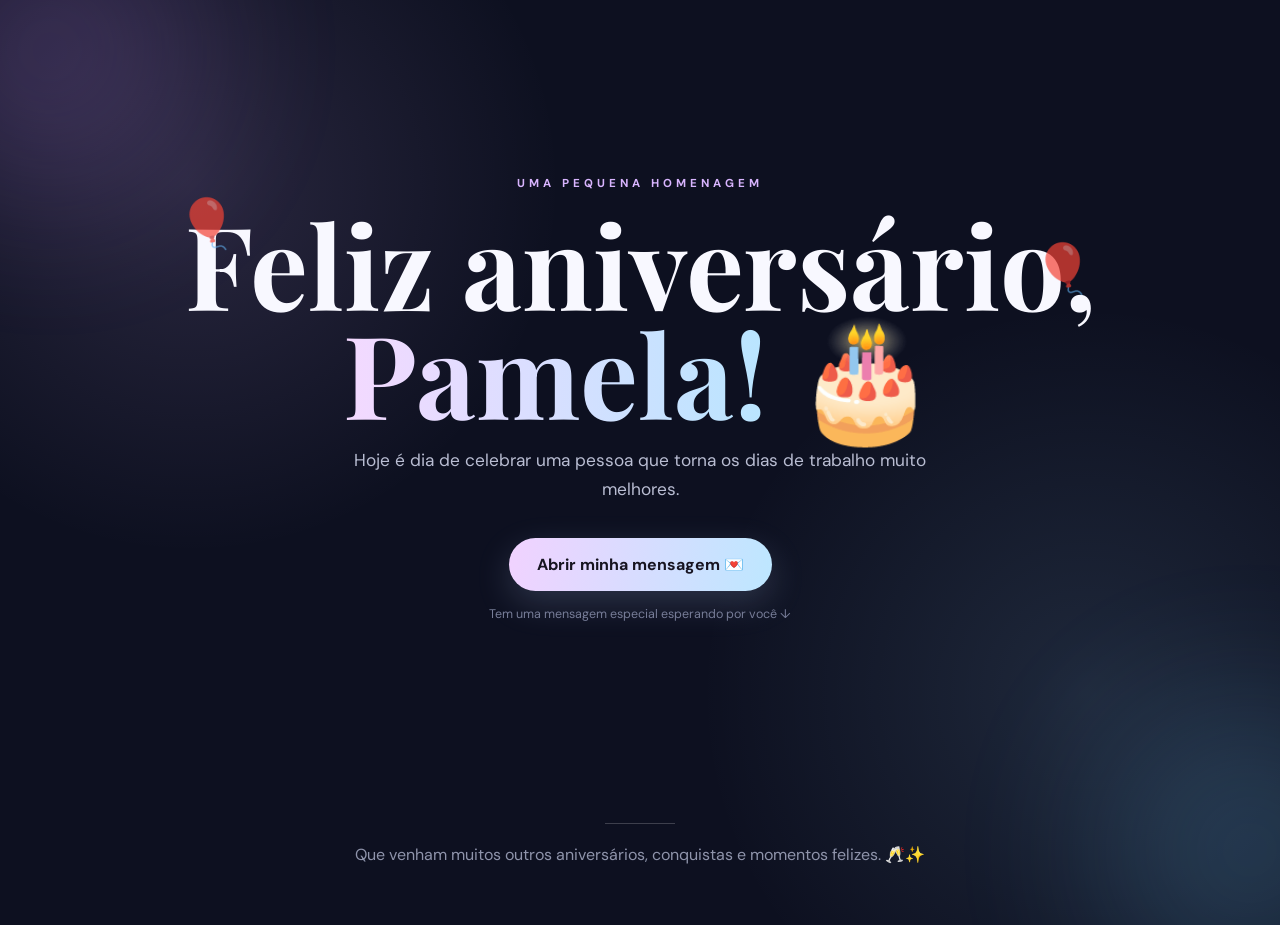
<file: index.html>
<!DOCTYPE html>
<html lang="pt-BR">
<head>
  <meta charset="UTF-8">
  <meta name="viewport" content="width=device-width, initial-scale=1.0">
  <title>Feliz Aniversário, Pamela! 🎂</title>
  <link rel="preconnect" href="https://fonts.googleapis.com">
  <link rel="preconnect" href="https://fonts.gstatic.com" crossorigin>
  <link href="https://fonts.googleapis.com/css2?family=DM+Sans:wght@400;500;700&family=Playfair+Display:wght@600;700&display=swap" rel="stylesheet">
  <link rel="stylesheet" href="style.css">
</head>
<body>
  <div class="glow glow-one"></div>
  <div class="glow glow-two"></div>

  <main>
    <section class="hero">
      <div class="balloon balloon-a">🎈</div>
      <div class="balloon balloon-b">🎈</div>

      <p class="eyebrow">UMA PEQUENA HOMENAGEM</p>
      <h1>Feliz aniversário,<br><span>Pamela!</span> 🎂</h1>
      <p class="subtitle">Hoje é dia de celebrar uma pessoa que torna os dias de trabalho muito melhores.</p>

      <button id="openMessage">Abrir minha mensagem 💌</button>
      <p class="hint">Tem uma mensagem especial esperando por você ↓</p>
    </section>

    <section id="message" class="message-card hidden">
      <div class="card-decoration">✦</div>
      <p class="small-title">PARA VOCÊ, PAMELA</p>
      <h2>Que seu novo ciclo seja incrível.</h2>

      <p>
        Hoje não é apenas mais um dia no calendário. É uma oportunidade de
        celebrar a pessoa que você é e tudo aquilo que ainda está por vir.
      </p>

      <p>
        Quero te desejar um aniversário cheio de momentos felizes, pessoas
        queridas por perto e muitos motivos para sorrir. Que essa nova fase
        traga conquistas, aprendizados, tranquilidade e, principalmente,
        coisas que façam seu coração ficar leve.
      </p>

      <p>
        Também queria aproveitar para dizer que é muito bom ter alguém como
        você por perto no trabalho. Sua parceria, sua disposição e o jeito
        como você contribui no dia a dia fazem diferença. Às vezes, a gente
        acaba se acostumando com a correria e esquece de reconhecer as
        pessoas que tornam tudo um pouco melhor — e você definitivamente é
        uma dessas pessoas.
      </p>

      <p>
        Espero que você continue sendo essa pessoa incrível, que nunca deixe
        de acreditar nos seus sonhos e que tenha coragem para correr atrás
        de tudo aquilo que deseja. Você merece viver coisas boas e colecionar
        muitas histórias das quais vai se lembrar com carinho.
      </p>

      <p class="final-message">
        Que a vida seja generosa com você, que seus planos deem certo e que
        nunca faltem motivos para comemorar. <strong>Feliz aniversário, Pamela!</strong>
        Que esse seja apenas o começo de um ciclo maravilhoso. ✨
      </p>

      <div class="signature">Com carinho,<br><strong>um colega que admira muito você</strong> 💙</div>
    </section>

    <section class="wish">
      <div class="wish-line"></div>
      <p>Que venham muitos outros aniversários, conquistas e momentos felizes. 🥂✨</p>
    </section>
  </main>

  <div id="confetti"></div>
  <script src="script.js"></script>
</body>
</html>
</file>
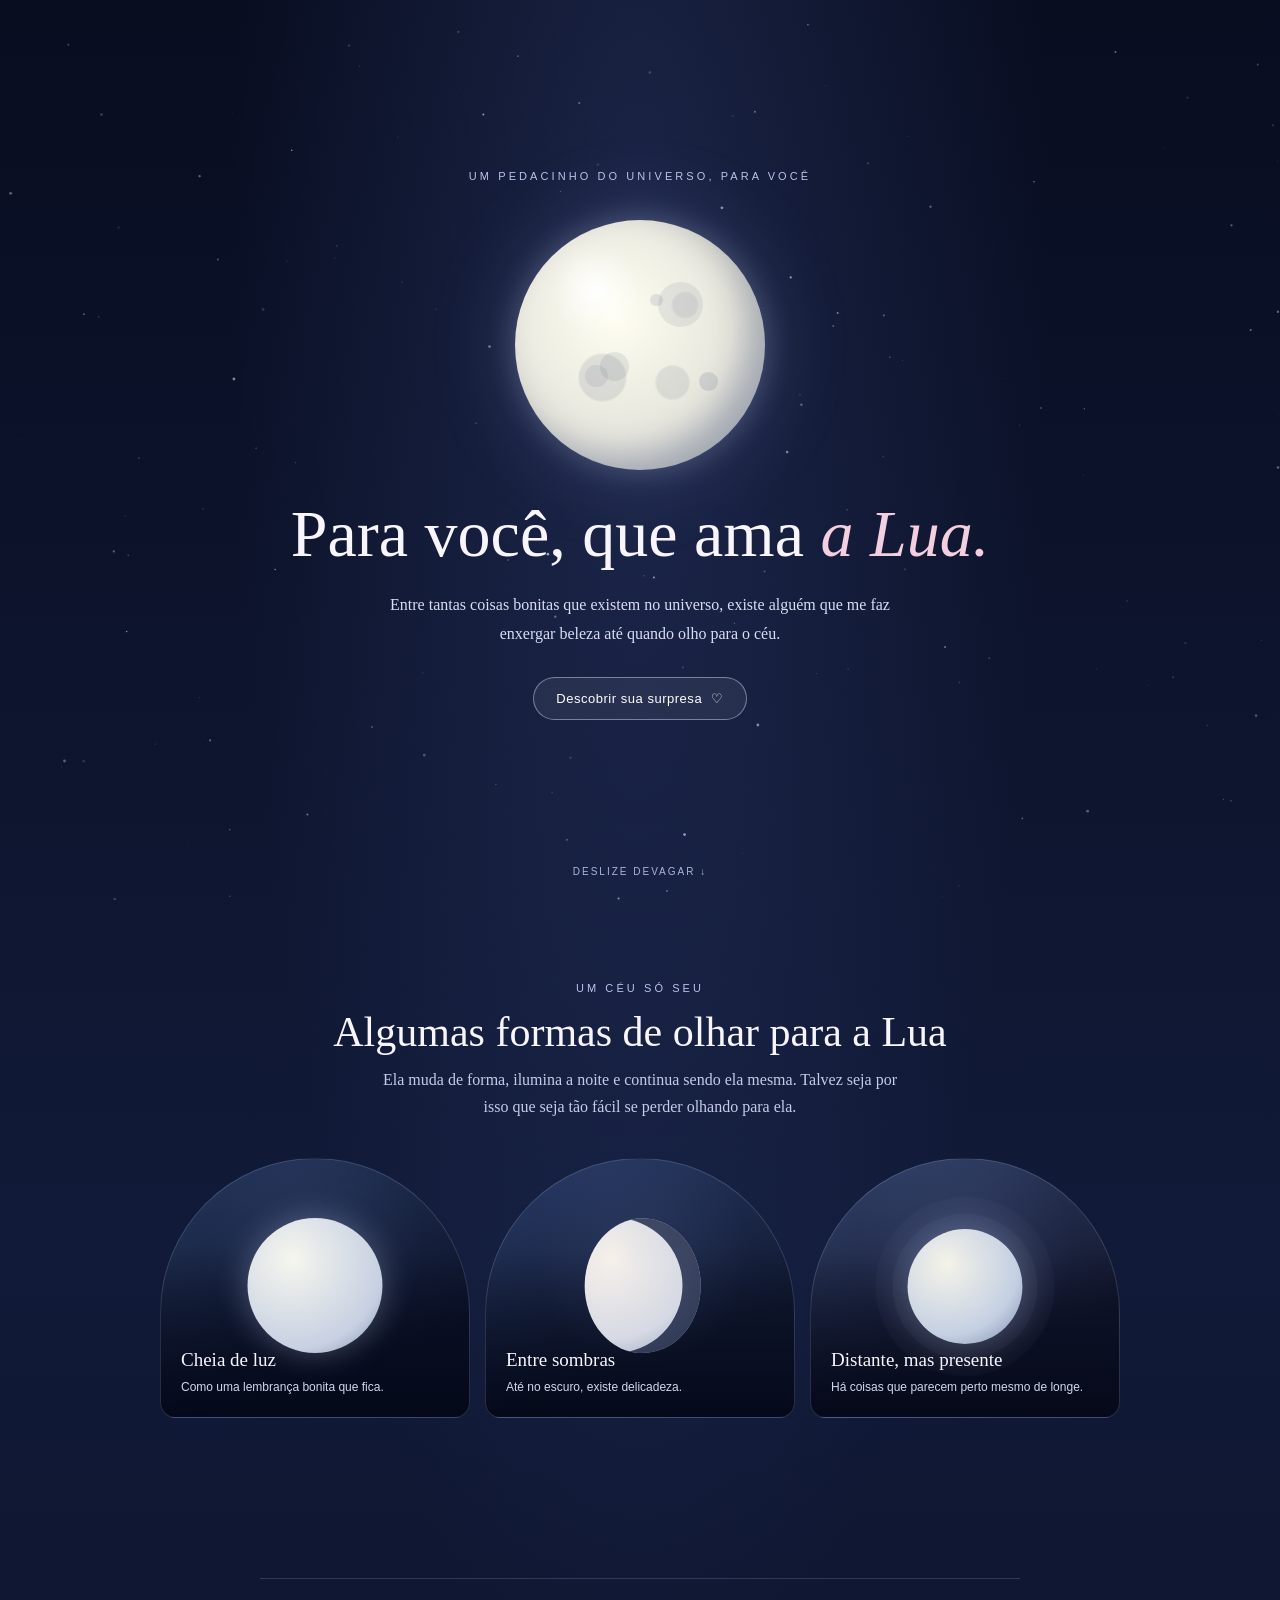
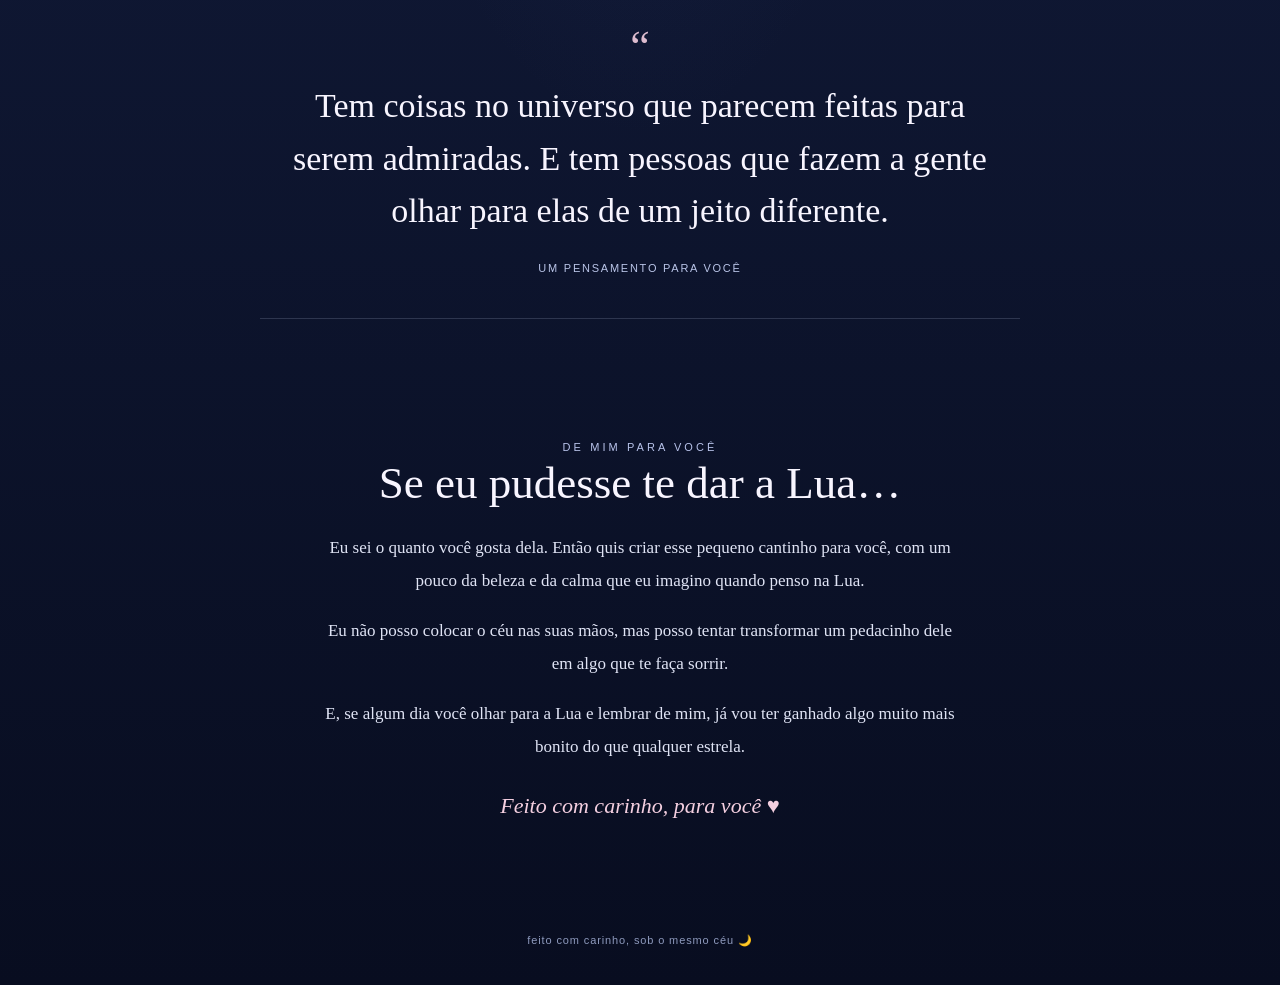
<file: para_voce_que_ama_a_lua.html>
<!DOCTYPE html>
<html lang="pt-BR">
<head>
  <meta charset="UTF-8">
  <meta name="viewport" content="width=device-width, initial-scale=1.0">
  <meta name="theme-color" content="#080d20">
  <title>Para você, que ama a Lua 🌙</title>
  <style>
    :root {
      --night: #080d20;
      --blue: #101b3b;
      --moon: #f4f0df;
      --silver: #cbd8ff;
      --pink: #f4cfe0;
      --text: #f8f5ff;
    }
    * { box-sizing: border-box; }
    html { scroll-behavior: smooth; }
    body {
      margin: 0;
      min-height: 100vh;
      color: var(--text);
      font-family: Georgia, "Times New Roman", serif;
      background:
        radial-gradient(ellipse at 50% 10%, rgba(64, 82, 145, .32), transparent 45%),
        linear-gradient(180deg, #080d20 0%, #111a38 48%, #080d20 100%);
      overflow-x: hidden;
    }
    #stars { position: fixed; inset: 0; width: 100%; height: 100%; pointer-events: none; z-index: 0; }
    .page { position: relative; z-index: 1; }
    .hero {
      min-height: 100svh;
      display: flex; flex-direction: column; align-items: center; justify-content: center;
      text-align: center; padding: 48px 22px 60px; position: relative; overflow: hidden;
    }
    .eyebrow {
      text-transform: uppercase; letter-spacing: .28em; font: 11px/1.6 Arial, sans-serif;
      color: #cbd6ff; opacity: .9;
    }
    .moon-wrap {
      width: clamp(150px, 34vw, 250px); aspect-ratio: 1; margin: 34px auto 28px;
      border-radius: 50%; position: relative;
      background:
        radial-gradient(circle at 32% 28%, rgba(255,255,255,.9), transparent 18%),
        radial-gradient(circle at 63% 65%, rgba(120,125,145,.16) 0 7%, transparent 8%),
        radial-gradient(circle at 35% 63%, rgba(120,125,145,.18) 0 10%, transparent 11%),
        radial-gradient(circle at 68% 34%, rgba(120,125,145,.14) 0 5%, transparent 6%),
        radial-gradient(circle at 40% 38%, #fffef1, #e7e6dd 55%, #b8c0d0 100%);
      box-shadow: 0 0 30px rgba(226,233,255,.22), 0 0 90px rgba(169,190,255,.2), inset -18px -14px 32px rgba(42,53,81,.28);
      animation: float 7s ease-in-out infinite;
    }
    .moon-wrap::before, .moon-wrap::after {
      content: ""; position: absolute; border-radius: 50%; background: rgba(115,123,146,.14);
    }
    .moon-wrap::before { width: 18%; height: 18%; top: 25%; left: 57%; box-shadow: -66px 62px 0 -8px rgba(115,123,146,.16), 28px 77px 0 -13px rgba(115,123,146,.22); }
    .moon-wrap::after { width: 9%; height: 9%; top: 58%; left: 28%; box-shadow: 60px -76px 0 -5px rgba(115,123,146,.18); }
    h1 { font-size: clamp(35px, 8vw, 66px); font-weight: normal; line-height: 1.08; max-width: 760px; margin: 0; }
    h1 em { color: var(--pink); font-weight: normal; }
    .subtitle { max-width: 510px; line-height: 1.8; color: #d9def4; font-size: 16px; margin: 22px auto 28px; }
    .button {
      display: inline-flex; align-items: center; justify-content: center; gap: 9px;
      border: 1px solid rgba(220,226,255,.45); border-radius: 999px; padding: 13px 22px;
      background: rgba(255,255,255,.07); color: #fff; text-decoration: none; cursor: pointer;
      font: 13px Arial, sans-serif; letter-spacing: .04em; transition: .25s ease;
      backdrop-filter: blur(8px);
    }
    .button:hover { transform: translateY(-2px); background: rgba(255,255,255,.13); }
    .scroll-note { position: absolute; bottom: 23px; color: #aab5d8; font: 10px Arial, sans-serif; letter-spacing: .2em; text-transform: uppercase; }
    .section { padding: 80px 20px; max-width: 1000px; margin: 0 auto; }
    .section-heading { text-align: center; margin-bottom: 38px; }
    .section-heading h2 { font-size: clamp(27px, 5vw, 42px); font-weight: normal; margin: 10px 0; }
    .section-heading p { color: #c4cce8; line-height: 1.7; max-width: 540px; margin: 0 auto; }
    .gallery { display: grid; grid-template-columns: repeat(3, minmax(0, 1fr)); gap: 15px; }
    .moon-card {
      min-height: 260px; border: 1px solid rgba(219,226,255,.16); border-radius: 180px 180px 18px 18px;
      overflow: hidden; position: relative; display: flex; align-items: flex-end; padding: 20px;
      background: linear-gradient(180deg, transparent 35%, rgba(4,8,24,.9) 100%), var(--card-bg);
      isolation: isolate; transition: transform .5s ease, border-color .5s ease;
    }
    .moon-card:hover { transform: translateY(-7px); border-color: rgba(226,231,255,.5); }
    .moon-card::before {
      content: ""; position: absolute; z-index: -1; width: 135px; aspect-ratio: 1; border-radius: 50%;
      top: 23%; left: 50%; transform: translateX(-50%);
      background: var(--orb, radial-gradient(circle at 35% 30%, #fffef0, #c8d1e2 70%, #7f8ba8));
      box-shadow: 0 0 32px rgba(211,222,255,.28);
    }
    .moon-card::after {
      content: ""; position: absolute; z-index: -1; inset: 0;
      background: radial-gradient(ellipse at 50% 35%, rgba(138,158,218,.1), transparent 50%);
    }
    .moon-card h3 { font-size: 19px; font-weight: normal; margin: 0 0 7px; }
    .moon-card p { font: 12px/1.6 Arial, sans-serif; color: #d2d9ef; margin: 0; }
    .card-2 { --card-bg: linear-gradient(160deg, #293b68, #10182f 70%); --orb: radial-gradient(circle at 30% 30%, #fff7eb, #d8dbe4 60%, #8492ae); }
    .card-2::before { clip-path: ellipse(43% 50% at 52% 50%); box-shadow: inset -25px 0 0 rgba(26,36,65,.85), 0 0 30px rgba(211,222,255,.2); }
    .card-3 { --card-bg: linear-gradient(160deg, #33436c, #11152b 70%); --orb: radial-gradient(circle at 35% 30%, #fefbea, #c6d1e3 65%, #7786a5); }
    .card-3::before { width: 115px; top: 27%; box-shadow: 0 0 0 15px rgba(189,207,255,.035), 0 0 0 32px rgba(189,207,255,.025), 0 0 38px rgba(211,222,255,.3); }
    .quote {
      max-width: 760px; margin: 0 auto; text-align: center; padding: 42px 25px;
      border-top: 1px solid rgba(215,223,255,.17); border-bottom: 1px solid rgba(215,223,255,.17);
    }
    .quote-mark { font-size: 44px; color: var(--pink); opacity: .9; }
    .quote p { font-size: clamp(22px, 4.8vw, 34px); line-height: 1.55; margin: 8px 0 20px; }
    .quote small { font: 11px Arial, sans-serif; color: #b9c4e7; letter-spacing: .16em; text-transform: uppercase; }
    .letter { max-width: 680px; margin: 0 auto; text-align: center; padding: 40px 24px 90px; }
    .letter h2 { font-weight: normal; font-size: clamp(29px, 6vw, 45px); margin: 0 0 22px; }
    .letter p { color: #e0e4f5; line-height: 1.95; font-size: 17px; }
    .signature { color: var(--pink); font-style: italic; font-size: 22px; margin-top: 30px; }
    footer { text-align: center; padding: 25px 20px 38px; color: #8e9abd; font: 11px Arial, sans-serif; letter-spacing: .08em; }
    .heart { color: var(--pink); display: inline-block; animation: heartbeat 1.8s ease-in-out infinite; }
    .fade-in { opacity: 0; transform: translateY(18px); transition: opacity .8s ease, transform .8s ease; }
    .fade-in.visible { opacity: 1; transform: translateY(0); }
    @keyframes float { 0%,100% { transform: translateY(0); } 50% { transform: translateY(-10px); } }
    @keyframes heartbeat { 0%,100% { transform: scale(1); } 50% { transform: scale(1.15); } }
    @media (max-width: 680px) {
      .gallery { grid-template-columns: 1fr; max-width: 360px; margin: 0 auto; }
      .moon-card { min-height: 300px; }
      .section { padding: 62px 20px; }
      .subtitle { font-size: 15px; }
    }
    @media (prefers-reduced-motion: reduce) {
      *, *::before, *::after { animation-duration: .01ms !important; transition-duration: .01ms !important; scroll-behavior: auto !important; }
    }
  </style>
</head>
<body>
  <canvas id="stars" aria-hidden="true"></canvas>
  <main class="page">
    <section class="hero">
      <div class="eyebrow">um pedacinho do universo, para você</div>
      <div class="moon-wrap" role="img" aria-label="Lua cheia brilhando no céu noturno"></div>
      <h1>Para você, que ama <em>a Lua.</em></h1>
      <p class="subtitle">Entre tantas coisas bonitas que existem no universo, existe alguém que me faz enxergar beleza até quando olho para o céu.</p>
      <a class="button" href="#dedicatoria">Descobrir sua surpresa <span aria-hidden="true">♡</span></a>
      <div class="scroll-note">deslize devagar ↓</div>
    </section>

    <section class="section fade-in">
      <div class="section-heading">
        <div class="eyebrow">um céu só seu</div>
        <h2>Algumas formas de olhar para a Lua</h2>
        <p>Ela muda de forma, ilumina a noite e continua sendo ela mesma. Talvez seja por isso que seja tão fácil se perder olhando para ela.</p>
      </div>
      <div class="gallery">
        <article class="moon-card card-1" style="--card-bg: linear-gradient(160deg, #26385f, #0b1127 75%);">
          <div><h3>Cheia de luz</h3><p>Como uma lembrança bonita que fica.</p></div>
        </article>
        <article class="moon-card card-2">
          <div><h3>Entre sombras</h3><p>Até no escuro, existe delicadeza.</p></div>
        </article>
        <article class="moon-card card-3">
          <div><h3>Distante, mas presente</h3><p>Há coisas que parecem perto mesmo de longe.</p></div>
        </article>
      </div>
    </section>

    <section class="section fade-in">
      <div class="quote">
        <div class="quote-mark">“</div>
        <p>Tem coisas no universo que parecem feitas para serem admiradas. E tem pessoas que fazem a gente olhar para elas de um jeito diferente.</p>
        <small>um pensamento para você</small>
      </div>
    </section>

    <section class="letter fade-in" id="dedicatoria">
      <div class="eyebrow">de mim para você</div>
      <h2>Se eu pudesse te dar a Lua…</h2>
      <p>Eu sei o quanto você gosta dela. Então quis criar esse pequeno cantinho para você, com um pouco da beleza e da calma que eu imagino quando penso na Lua.</p>
      <p>Eu não posso colocar o céu nas suas mãos, mas posso tentar transformar um pedacinho dele em algo que te faça sorrir.</p>
      <p>E, se algum dia você olhar para a Lua e lembrar de mim, já vou ter ganhado algo muito mais bonito do que qualquer estrela.</p>
      <div class="signature">Feito com carinho, para você <span class="heart">♥</span></div>
    </section>
    <footer>feito com carinho, sob o mesmo céu 🌙</footer>
  </main>

  <script>
    // Estrelas delicadas no fundo, sem bibliotecas externas.
    (() => {
      const canvas = document.getElementById('stars');
      const ctx = canvas.getContext('2d');
      let stars = [];
      let width = 0, height = 0, dpr = 1;

      function resize() {
        dpr = Math.min(window.devicePixelRatio || 1, 2);
        width = window.innerWidth;
        height = window.innerHeight;
        canvas.width = width * dpr;
        canvas.height = height * dpr;
        canvas.style.width = width + 'px';
        canvas.style.height = height + 'px';
        ctx.setTransform(dpr, 0, 0, dpr, 0, 0);
        stars = Array.from({ length: Math.min(150, Math.floor(width / 5)) }, () => ({
          x: Math.random() * width,
          y: Math.random() * height,
          r: Math.random() * 1.25 + .25,
          a: Math.random() * .55 + .15,
          phase: Math.random() * Math.PI * 2
        }));
        draw(0);
      }

      function draw(time) {
        ctx.clearRect(0, 0, width, height);
        for (const s of stars) {
          const twinkle = .72 + Math.sin(time / 1000 + s.phase) * .28;
          ctx.beginPath();
          ctx.arc(s.x, s.y, s.r, 0, Math.PI * 2);
          ctx.fillStyle = `rgba(225, 233, 255, ${s.a * twinkle})`;
          ctx.fill();
        }
      }

      let animation;
      function animate(time) {
        draw(time);
        animation = requestAnimationFrame(animate);
      }
      resize();
      animation = requestAnimationFrame(animate);
      window.addEventListener('resize', resize, { passive: true });
    })();

    // Revela as seções suavemente conforme a pessoa rola a página.
    const observer = new IntersectionObserver((entries) => {
      entries.forEach(entry => {
        if (entry.isIntersecting) {
          entry.target.classList.add('visible');
          observer.unobserve(entry.target);
        }
      });
    }, { threshold: 0.12 });
    document.querySelectorAll('.fade-in').forEach(el => observer.observe(el));
  </script>
</body>
</html>
</file>
<file: style.css>
* {
  box-sizing: border-box;
  margin: 0;
  padding: 0;
}

:root {
  --bg: #0d1020;
  --card: rgba(255,255,255,.08);
  --text: #f8f8ff;
  --muted: #b9bdd2;
  --accent: #d8b4fe;
  --accent2: #9fd8ff;
}

body {
  min-height: 100vh;
  background:
    radial-gradient(circle at 15% 20%, rgba(216,180,254,.14), transparent 28%),
    radial-gradient(circle at 85% 75%, rgba(159,216,255,.12), transparent 30%),
    var(--bg);
  color: var(--text);
  font-family: "DM Sans", sans-serif;
  overflow-x: hidden;
}

main {
  width: min(100%, 1050px);
  margin: auto;
  padding: 30px 22px 60px;
  position: relative;
  z-index: 2;
}

.hero {
  min-height: 82vh;
  display: flex;
  flex-direction: column;
  align-items: center;
  justify-content: center;
  text-align: center;
  position: relative;
}

.eyebrow, .small-title {
  letter-spacing: 4px;
  font-size: .72rem;
  font-weight: 700;
  color: var(--accent);
}

h1 {
  font-family: "Playfair Display", serif;
  font-size: clamp(3.2rem, 9vw, 7.5rem);
  line-height: .95;
  margin: 18px 0;
}

h1 span {
  background: linear-gradient(90deg, #f4d9ff, #b9e5ff);
  -webkit-background-clip: text;
  color: transparent;
}

.subtitle {
  max-width: 620px;
  color: var(--muted);
  font-size: 1.08rem;
  line-height: 1.7;
}

button {
  margin-top: 34px;
  border: 0;
  padding: 16px 28px;
  border-radius: 999px;
  font: 700 1rem "DM Sans", sans-serif;
  color: #171421;
  background: linear-gradient(100deg, #f1d2ff, #bde7ff);
  cursor: pointer;
  box-shadow: 0 12px 35px rgba(191,211,255,.18);
  transition: transform .2s, box-shadow .2s;
}

button:hover {
  transform: translateY(-3px) scale(1.02);
  box-shadow: 0 18px 45px rgba(191,211,255,.28);
}

.hint {
  margin-top: 15px;
  color: #777d98;
  font-size: .78rem;
}

.message-card {
  max-width: 780px;
  margin: 0 auto;
  padding: clamp(30px, 6vw, 65px);
  border: 1px solid rgba(255,255,255,.13);
  border-radius: 30px;
  background: rgba(255,255,255,.065);
  backdrop-filter: blur(18px);
  box-shadow: 0 30px 100px rgba(0,0,0,.25);
  position: relative;
  animation: appear .8s ease both;
}

.message-card h2 {
  font-family: "Playfair Display", serif;
  font-size: clamp(2rem, 5vw, 3.3rem);
  margin: 12px 0 28px;
}

.message-card p:not(.small-title):not(.final-message) {
  color: #d4d6e2;
  line-height: 1.9;
  font-size: 1.04rem;
  margin-bottom: 21px;
}

.final-message {
  color: #eeeaff;
  line-height: 1.9;
  font-size: 1.08rem;
  padding-top: 10px;
}

.signature {
  margin-top: 34px;
  padding-top: 24px;
  border-top: 1px solid rgba(255,255,255,.1);
  color: #aaaec2;
  line-height: 1.7;
}

.signature strong {
  color: #e4d2f5;
}

.card-decoration {
  position: absolute;
  top: 28px;
  right: 35px;
  color: var(--accent);
  font-size: 1.4rem;
}

.wish {
  text-align: center;
  padding: 55px 0 0;
  color: #8f94ab;
}

.wish-line {
  width: 70px;
  height: 1px;
  margin: 0 auto 20px;
  background: rgba(255,255,255,.2);
}

.hidden {
  display: none;
}

.balloon {
  position: absolute;
  font-size: 3rem;
  animation: float 4s ease-in-out infinite;
  opacity: .7;
}

.balloon-a { left: 4%; top: 22%; }
.balloon-b { right: 5%; top: 28%; animation-delay: 1.2s; }

.glow {
  width: 300px;
  height: 300px;
  border-radius: 50%;
  filter: blur(80px);
  position: fixed;
  pointer-events: none;
  opacity: .18;
}

.glow-one { background: #c98fff; top: -100px; left: -100px; }
.glow-two { background: #75cfff; right: -120px; bottom: -100px; }

#confetti {
  position: fixed;
  inset: 0;
  pointer-events: none;
  z-index: 10;
}

.confetti-piece {
  position: absolute;
  top: -20px;
  width: 9px;
  height: 14px;
  animation: fall linear forwards;
}

@keyframes float {
  50% { transform: translateY(-18px) rotate(5deg); }
}

@keyframes appear {
  from { opacity: 0; transform: translateY(30px); }
  to { opacity: 1; transform: translateY(0); }
}

@keyframes fall {
  to {
    transform: translateY(110vh) rotate(720deg);
    opacity: 0;
  }
}

@media (max-width: 600px) {
  main { padding: 15px 16px 45px; }
  .hero { min-height: 90vh; }
  .balloon { font-size: 2rem; }
  .message-card { border-radius: 22px; }
}
</file>
